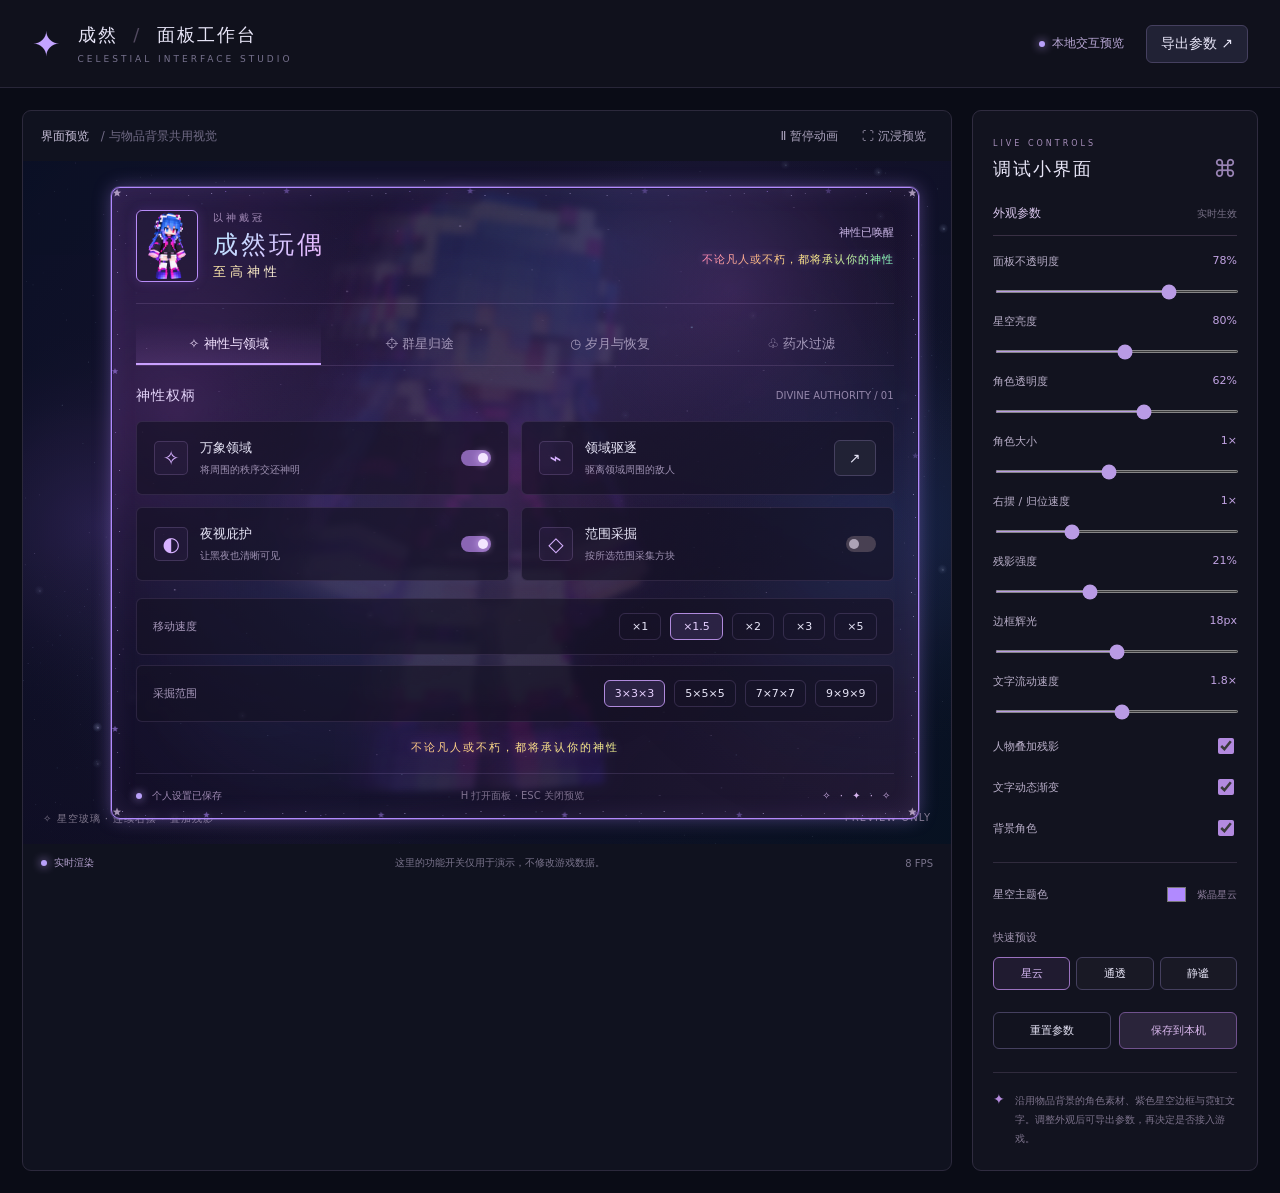
<file: tools/panel-ui-studio/index.html>
<!DOCTYPE html>
<html lang="zh-CN"><head><meta charset="UTF-8"><meta name="viewport" content="width=device-width, initial-scale=1"><title>成然 · 神性面板调试工作台</title><link rel="stylesheet" href="style.css"></head><body>
<header class="topbar"><div class="brand"><span class="brand-star">✦</span><div>成然 <span class="slash">/</span> 面板工作台<small>CELESTIAL INTERFACE STUDIO</small></div></div><div class="top-actions"><span class="preview-badge"><i></i>本地交互预览</span><button id="export">导出参数 ↗</button></div></header>
<main><section class="workspace"><div class="stage-toolbar"><span>界面预览 <span class="subtle">/ 与物品背景共用视觉</span></span><div><button class="plain" id="pause">Ⅱ 暂停动画</button><button class="plain" id="clean">⛶ 沉浸预览</button></div></div><div class="stage" id="stage"><canvas id="universe"></canvas><div class="ambient"></div><div class="character-scene" id="characters"><img class="echo e3" src="character.png" alt=""><img class="echo e2" src="character.png" alt=""><img class="echo e1" src="character.png" alt=""><img class="character" src="character.png" alt="成然玩偶正面"></div>
<div class="game-panel" id="panel"><canvas id="borderstars"></canvas><div class="panel-head"><div class="mini-portrait"><img src="character.png" alt=""></div><div class="panel-title"><div class="eyebrow">以神戴冠</div><h1 class="flow">成然玩偶</h1><p class="divinity">至高神性</p></div><div class="panel-status"><span>神性已唤醒</span><small class="rgb-neon">不论凡人或不朽，都将承认你的神性</small></div></div>
<nav id="tabs" aria-label="面板页面"></nav><div class="panel-content" id="content"></div><div class="panel-footer"><span><i></i> 个人设置已保存</span><small>H 打开面板 · ESC 关闭预览</small><span class="constellation">✧ · ✦ · ✧</span></div></div>
<div class="stage-caption"><span>✧ 星空玻璃 · 连续右摆 · 叠加残影</span><span>PREVIEW ONLY</span></div></div><div class="below-stage"><span><i class="violet-dot"></i>实时渲染</span><span>这里的功能开关仅用于演示，不修改游戏数据。</span><span id="fps">60 FPS</span></div></section>
<aside class="debug"><div class="debug-heading"><div><span class="eyebrow">LIVE CONTROLS</span><h2>调试小界面</h2></div><span class="debug-icon">⌘</span></div><div class="debug-tabs"><span>外观参数</span><small>实时生效</small></div><div id="controls"></div><div class="switch-row"><span>人物叠加残影</span><input id="trail" type="checkbox" checked role="switch"></div><div class="switch-row"><span>文字动态渐变</span><input id="flow" type="checkbox" checked role="switch"></div><div class="switch-row"><span>背景角色</span><input id="showCharacter" type="checkbox" checked role="switch"></div><div class="palette"><label>星空主题色</label><input type="color" id="accent" value="#b18aff"><span>紫晶星云</span></div><div class="presets"><label>快速预设</label><div><button data-preset="nebula" class="selected">星云</button><button data-preset="clear">通透</button><button data-preset="quiet">静谧</button></div></div><div class="debug-buttons"><button id="reset">重置参数</button><button id="save">保存到本机</button></div><div class="note"><span>✦</span><p>沿用物品背景的角色素材、紫色星空边框与霓虹文字。调整外观后可导出参数，再决定是否接入游戏。</p></div></aside></main><div id="toast" role="status"></div><script src="app.js"></script></body></html>
</file>
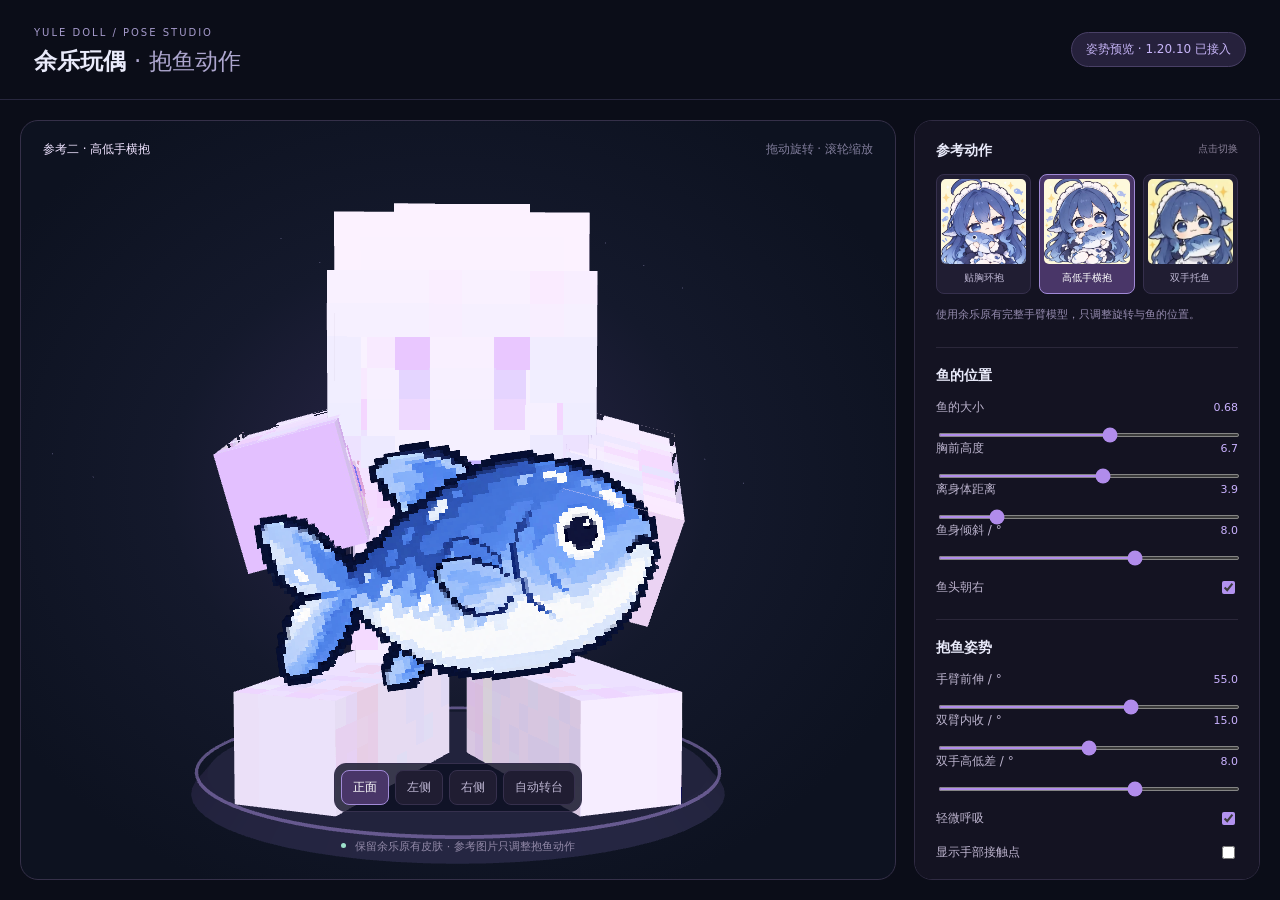
<file: tools/yule-fish-hug-studio/index.html>
<!doctype html><html lang="zh-CN"><head><meta charset="utf-8"><meta name="viewport" content="width=device-width,initial-scale=1"><title>余乐玩偶 · 抱鱼动作工作站</title><link rel="stylesheet" href="style.css"><script type="importmap">{"imports":{"three":"./vendor/three.module.js"}}</script></head><body><header><div><small>YULE DOLL / POSE STUDIO</small><h1>余乐玩偶 <span>· 抱鱼动作</span></h1></div><span class="badge">姿势预览 · 1.20.10 已接入</span></header><main><section class="stage"><div id="viewport"></div><div class="stage-top"><span id="pose-label">参考二 · 高低手横抱</span><span>拖动旋转 · 滚轮缩放</span></div><div class="view-buttons"><button data-view="front" class="active">正面</button><button data-view="left">左侧</button><button data-view="right">右侧</button><button id="rotate">自动转台</button></div><div class="stage-bottom"><i></i><span>保留余乐原有皮肤 · 参考图片只调整抱鱼动作</span></div><div id="loading">正在载入玩偶模型…</div></section><aside><section><h2>参考动作 <small>点击切换</small></h2><div class="presets"><button data-preset="0"><img src="references/pose1.jpg"><b>贴胸环抱</b></button><button data-preset="1" class="active"><img src="references/pose2.jpg"><b>高低手横抱</b></button><button data-preset="2"><img src="references/pose3.jpg"><b>双手托鱼</b></button></div><p class="note">使用余乐原有完整手臂模型，只调整旋转与鱼的位置。</p></section><section><h2>鱼的位置</h2><div id="fish-controls"></div><label class="toggle"><span>鱼头朝右</span><input id="fish-right" type="checkbox" checked></label></section><section><h2>抱鱼姿势</h2><div id="arm-controls"></div><label class="toggle"><span>轻微呼吸</span><input id="breath" type="checkbox" checked></label><label class="toggle"><span>显示手部接触点</span><input id="joints" type="checkbox"></label></section><div class="actions"><button id="reset">恢复当前参考</button><button id="export" class="primary">导出姿势参数</button></div><p class="foot">保留原手臂的形状、比例与贴图，不额外添加手掌或拆分手肘。高低手横抱已用于 1.20.10，后续调参不会实时修改游戏。</p></aside></main><script type="module" src="app.js"></script></body></html>
</file>
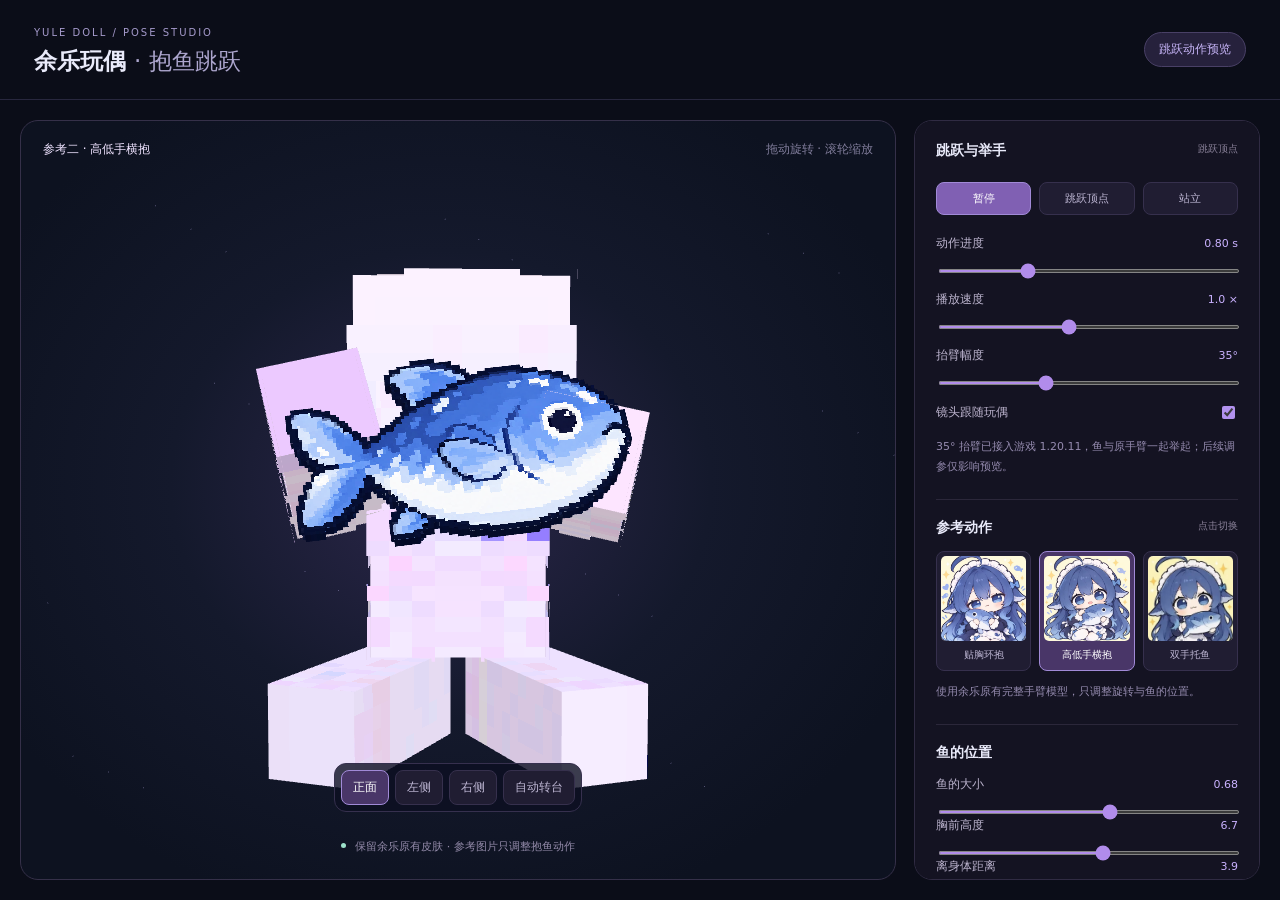
<file: tools/yule-fish-jump-studio/index.html>
<!doctype html><html lang="zh-CN"><head><meta charset="utf-8"><meta name="viewport" content="width=device-width,initial-scale=1"><title>余乐玩偶 · 抱鱼跳跃工作站</title><link rel="stylesheet" href="style.css"><script type="importmap">{"imports":{"three":"./vendor/three.module.js"}}</script></head><body><header><div><small>YULE DOLL / POSE STUDIO</small><h1>余乐玩偶 <span>· 抱鱼跳跃</span></h1></div><span class="badge">跳跃动作预览</span></header><main><section class="stage"><div id="viewport"></div><div class="stage-top"><span id="pose-label">参考二 · 高低手横抱</span><span>拖动旋转 · 滚轮缩放</span></div><div class="view-buttons"><button data-view="front" class="active">正面</button><button data-view="left">左侧</button><button data-view="right">右侧</button><button id="rotate">自动转台</button></div><div class="stage-bottom"><i></i><span>保留余乐原有皮肤 · 参考图片只调整抱鱼动作</span></div><div id="loading">正在载入玩偶模型…</div></section><aside><section><h2>跳跃与举手 <small id="jump-status">准备</small></h2><div class="actions"><button id="play" class="primary">暂停</button><button id="peak">跳跃顶点</button><button id="ground">站立</button></div><label class="control jump-control"><div><span>动作进度</span><output id="phase-value">0.00 s</output></div><input id="timeline" type="range" min="0" max="2.8" step="0.01" value="0"></label><label class="control jump-control"><div><span>播放速度</span><output id="speed-value">1.0 ×</output></div><input id="play-speed" type="range" min="0.25" max="2" step="0.05" value="1"></label><label class="control jump-control"><div><span>抬臂幅度</span><output id="raise-value">35°</output></div><input id="raise-angle" type="range" min="0" max="100" step="1" value="35"></label><label class="toggle"><span>镜头跟随玩偶</span><input id="follow" type="checkbox" checked></label><p class="note">35° 抬臂已接入游戏 1.20.11，鱼与原手臂一起举起；后续调参仅影响预览。</p></section><section><h2>参考动作 <small>点击切换</small></h2><div class="presets"><button data-preset="0"><img src="references/pose1.jpg"><b>贴胸环抱</b></button><button data-preset="1" class="active"><img src="references/pose2.jpg"><b>高低手横抱</b></button><button data-preset="2"><img src="references/pose3.jpg"><b>双手托鱼</b></button></div><p class="note">使用余乐原有完整手臂模型，只调整旋转与鱼的位置。</p></section><section><h2>鱼的位置</h2><div id="fish-controls"></div><label class="toggle"><span>鱼头朝右</span><input id="fish-right" type="checkbox" checked></label></section><section><h2>抱鱼姿势</h2><div id="arm-controls"></div><label class="toggle"><span>轻微呼吸</span><input id="breath" type="checkbox" checked></label><label class="toggle"><span>显示手部接触点</span><input id="joints" type="checkbox"></label></section><div class="actions"><button id="reset">恢复当前参考</button><button id="export" class="primary">导出姿势参数</button></div><p class="foot">保留原手臂的形状、比例与贴图，不额外添加手掌或拆分手肘。高低手横抱已用于 1.20.10，后续调参不会实时修改游戏。</p></aside></main><script type="module" src="app.js"></script></body></html>
</file>
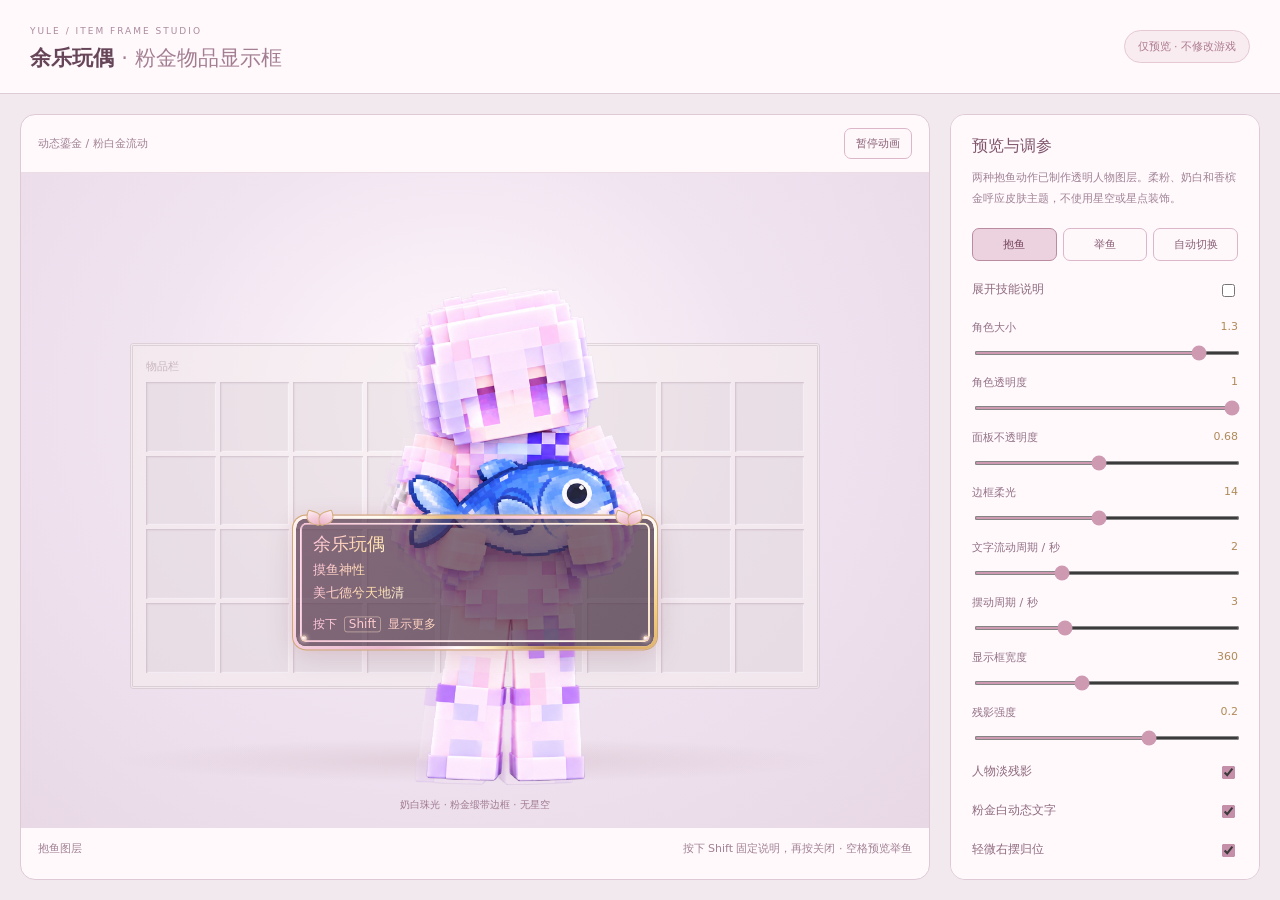
<file: tools/yule-item-frame-studio/index.html>
<!doctype html><html lang="zh-CN"><meta charset="utf-8"><meta name="viewport" content="width=device-width,initial-scale=1"><title>余乐玩偶 · 粉金物品框工作站</title><link rel="stylesheet" href="style.css">
<header><div><small>YULE / ITEM FRAME STUDIO</small><h1>余乐玩偶 <span>· 粉金物品显示框</span></h1></div><span class="badge">仅预览 · 不修改游戏</span></header>
<main><section class="workspace"><div class="bar"><span>动态鎏金 / 粉白金流动</span><button id="pause">暂停动画</button></div><div class="stage" id="stage"><div class="inventory"><div class="inventory-label">物品栏</div><div class="slots" id="slots"></div></div><div class="artwork" id="artwork"><div class="echo back sprite"></div><div class="layer holding sprite" role="img" aria-label="透明抱鱼人物"></div><div class="layer raised sprite" role="img" aria-label="透明举鱼人物"></div></div>
<article class="tooltip" id="tooltip"><div class="ribbon r1"></div><div class="ribbon r2"></div><div class="pearl p1"></div><div class="pearl p2"></div><div class="tip-head"><div><h2 class="flow">余乐玩偶</h2><div class="divinity flow">摸鱼神性</div><div class="yule-lore flow">美七德兮天地清</div></div></div><div id="details" class="details"></div><div class="hint flow" id="hint">按下 <kbd>Shift</kbd> 显示更多</div></article><div class="stage-note">奶白珠光 · 粉金缎带边框 · 无星空</div></div><footer><span id="mode-status">抱鱼图层</span><span>按下 Shift 固定说明，再按关闭 · 空格预览举鱼</span></footer></section>
<aside><h2>预览与调参</h2><p class="intro">两种抱鱼动作已制作透明人物图层。柔粉、奶白和香槟金呼应皮肤主题，不使用星空或星点装饰。</p><div class="buttons"><button class="selected" data-pose="holding">抱鱼</button><button data-pose="raised">举鱼</button><button data-pose="auto">自动切换</button></div><label class="toggle">展开技能说明<input id="expanded" type="checkbox"></label><div id="controls"></div><label class="toggle">人物淡残影<input id="echo" type="checkbox" checked></label><label class="toggle">粉金白动态文字<input id="flow" type="checkbox" checked></label><label class="toggle">轻微右摆归位<input id="sway" type="checkbox" checked></label><div class="palette"><i style="background:#ffb9d4"></i><i style="background:#e8c88e"></i><i style="background:#fff8f4"></i><span>粉 / 金 / 白</span></div><div class="buttons"><button id="reset">恢复默认</button><button id="export">导出参数</button></div><p class="note">边框：粉白金动态鎏金、缎带结角与珠光圆点。人物独立置于面板后方，支持动作切换、淡入淡出和摆动。</p></aside></main><script src="app.js"></script></html>
</file>
<file: tools/panel-ui-studio/style.css>
*{box-sizing:border-box} :root{--accent:#b18aff;--panel-opacity:.78;--star-bright:1;--character-opacity:.76;--character-scale:1;--sway-duration:3s;--trail-opacity:.21;--text-duration:2.4s;--border-glow:18px;color-scheme:dark}body{margin:0;background:#0a0c16;color:#e8e6f8;font:14px "Microsoft YaHei",system-ui,sans-serif}button,input{font:inherit}button{cursor:pointer;color:inherit;background:#212235;border:1px solid #45405f;border-radius:6px;padding:9px 14px;transition:background .2s,border-color .2s}button:hover{background:#343046;border-color:var(--accent)}button:focus-visible,input:focus-visible{outline:2px solid #ddcaff;outline-offset:3px}.topbar{height:88px;border-bottom:1px solid #282638;display:flex;align-items:center;justify-content:space-between;padding:0 32px;background:#10111c}.brand{display:flex;gap:15px;align-items:center;font-size:18px;letter-spacing:2px}.brand-star{font-size:34px;color:#c3a4ff}.brand small{display:block;font-size:9px;letter-spacing:3px;color:#77728e;margin-top:7px}.slash{color:#51495f;padding:0 8px}.top-actions{display:flex;align-items:center;gap:22px}.preview-badge{font-size:12px;color:#b9a8d6}.preview-badge i,.below-stage i,.panel-footer i{display:inline-block;width:6px;height:6px;border-radius:50%;background:#b9a1fa;margin-right:7px;box-shadow:0 0 10px #c5a3ff}main{display:grid;grid-template-columns:minmax(0,1fr) 286px;gap:20px;padding:22px;max-width:1800px;margin:auto}.workspace{min-width:0;border:1px solid #2c293c;background:#10121f;border-radius:9px;overflow:hidden}.stage-toolbar{height:50px;display:flex;align-items:center;justify-content:space-between;padding:0 18px;font-size:12px;color:#c7bfd8}.subtle{color:#716b86;margin-left:8px}.stage-toolbar>div{display:flex;gap:10px}.plain{border:0;background:none;padding:7px;color:#aaa2bc;font-size:12px}.stage{height:calc(100vh - 217px);min-height:650px;position:relative;overflow:hidden;isolation:isolate;background:radial-gradient(ellipse at 35% 30%,#27213f,#11182c 50%,#0a111e);display:flex;align-items:center;justify-content:center}.stage>canvas{position:absolute;inset:0;width:100%;height:100%;opacity:var(--star-bright)}.ambient{position:absolute;inset:0;background:radial-gradient(ellipse at 70% 30%,#69429f1c,transparent 50%),linear-gradient(0deg,#08101a80,transparent 40%);pointer-events:none}.character-scene{position:absolute;height:93%;width:70%;left:-9%;top:2%;opacity:var(--character-opacity);transform:scale(var(--character-scale));transform-origin:50% 70%;pointer-events:none}.character-scene img{position:absolute;height:100%;max-width:none;left:50%;transform-origin:50% 92%;mix-blend-mode:screen;animation:sway var(--sway-duration) ease-in-out infinite;filter:drop-shadow(0 0 9px #915cff66)}.character-scene .echo{opacity:var(--trail-opacity);filter:hue-rotate(16deg) blur(.5px)}.e1{margin-left:-13px;animation-delay:-.2s!important}.e2{margin-left:-27px;animation-delay:-.4s!important}.e3{margin-left:-42px;animation-delay:-.6s!important}@keyframes sway{0%,100%{transform:translateX(-50%) rotate(0)}50%{transform:translateX(calc(-50% + 12px)) rotate(4deg)}}
.game-panel{position:relative;width:87%;max-width:970px;min-height:550px;margin-left:6%;border:1px solid #c4a3f5aa;border-radius:9px;padding:22px 24px 0;background:linear-gradient(125deg,rgba(24,16,44,var(--panel-opacity)),rgba(16,16,35,var(--panel-opacity)));box-shadow:0 0 var(--border-glow) #b16ee656,inset 0 0 26px #9561ba21;backdrop-filter:blur(3px);z-index:1}.game-panel:before{content:"";position:absolute;inset:-2px;border-radius:10px;border:1px solid #b291f14d;pointer-events:none;background:radial-gradient(ellipse at 0 0,#b078ff20,transparent 40%),radial-gradient(ellipse at 100% 100%,#d772d21a,transparent 50%)}#borderstars{position:absolute;inset:0;width:100%;height:100%;pointer-events:none;border-radius:9px}.panel-head{display:flex;align-items:center;gap:15px;position:relative;padding-bottom:21px;border-bottom:1px solid #a084c236}.mini-portrait{width:62px;height:72px;border:1px solid #b98df8;border-radius:6px;box-shadow:0 0 12px #b177ff2e;overflow:hidden;background:#231a37aa;flex-shrink:0}.mini-portrait img{height:100%;display:block;margin:auto}.eyebrow{font-size:10px;color:#a58db9;letter-spacing:3px}.panel-title h1{font-size:25px;margin:3px 0 2px;letter-spacing:3px;font-weight:500}.divinity{color:#ffe6ad;font-size:13px;margin:0;letter-spacing:4px;background:linear-gradient(115deg,#ffe8a3,#fff7f2,#ff989f,#ffe8a3);background-size:250%;background-clip:text;-webkit-text-fill-color:transparent;animation:flow var(--text-duration) linear infinite}.flow{background:linear-gradient(120deg,#b9e6ff,#e0bbff,#ffb0e6,#b9e6ff);background-size:260%;background-clip:text;-webkit-text-fill-color:transparent;animation:flow var(--text-duration) linear infinite}@keyframes flow{to{background-position:260% 120%}}.panel-status{margin-left:auto;text-align:right}.panel-status>span{display:block;font-size:11px;color:#c9b5e5;margin-bottom:10px}.panel-status small{font-size:11px;color:#b9a3d6;letter-spacing:1px}nav{display:flex;gap:6px;margin:19px 0 21px;position:relative;border-bottom:1px solid #a581ba33}nav button{flex:1;background:transparent;border:0;border-radius:0;padding:12px 5px;color:#a498b9;font-size:13px;white-space:nowrap}nav button.active{color:#f2e2ff;background:linear-gradient(0deg,#aa73d529,transparent);box-shadow:inset 0 -2px #c9a0ff}nav button:hover{background:#ffffff08}.panel-content{position:relative;min-height:300px}.section-line{display:flex;align-items:center;justify-content:space-between;margin-bottom:16px}.section-line h3{font-size:14px;letter-spacing:1px;font-weight:400;margin:0;color:#e5d6fb}.section-line small{font-size:10px;color:#9587ab}.cards{display:grid;grid-template-columns:1fr 1fr;gap:12px}.feature{border:1px solid #a080c12b;background:#17132466;border-radius:6px;padding:17px;display:flex;gap:12px;align-items:center;transition:background .2s}.feature:hover{background:#a27bcd16;border-color:#a080c180}.feature-icon{width:34px;height:34px;border:1px solid #a589c440;display:grid;place-items:center;color:#d6b0ff;font-size:20px;background:#7955a217;border-radius:5px}.feature-text{flex:1}.feature h4{font-size:13px;font-weight:400;margin:0 0 6px}.feature p{margin:0;font-size:10px;color:#9e91b2}.toggle{width:30px;height:16px;position:relative;display:inline-block}.toggle input{position:absolute;opacity:0}.toggle b{display:block;background:#484052;width:100%;height:100%;border-radius:15px;transition:.2s}.toggle b:before{content:"";position:absolute;top:3px;left:3px;width:10px;height:10px;background:#ada3b6;border-radius:100%;transition:.2s}.toggle input:checked+b{background:#8a65b4}.toggle input:checked+b:before{left:17px;background:#f3e5ff;box-shadow:0 0 8px #dcb4ff}.toggle:has(input:focus-visible){outline:2px solid #c7a3f0;outline-offset:4px}.speed-box{margin-top:17px;padding:14px 16px;border:1px solid #a080c12b;border-radius:6px;background:#17132444;display:flex;align-items:center;gap:9px}.speed-box span{font-size:11px;color:#a899bb;margin-right:auto}.speed-box button{padding:6px 12px;font-size:11px;background:transparent;border-color:#a080c13b}.speed-box button.active{border-color:#b08add;background:#aa7de526;color:#e6d0ff}.lore{text-align:center;color:#c4a7db;font-size:11px;letter-spacing:2px;margin:25px 0 22px}.panel-footer{position:relative;border-top:1px solid #a084c230;margin-top:18px;padding:15px 0;display:flex;align-items:center;justify-content:space-between;font-size:10px;color:#9c87b0}.panel-footer small{font-size:10px;color:#7f718f}.constellation{color:#d7b6ef;letter-spacing:3px}.stage-caption{position:absolute;bottom:18px;left:20px;right:20px;display:flex;justify-content:space-between;font-size:10px;color:#81798e;letter-spacing:1px}.below-stage{display:flex;align-items:center;justify-content:space-between;gap:12px;padding:12px 18px;font-size:10px;color:#79738b}.below-stage>span:first-child{color:#b3a0cd}.debug{border:1px solid #302c40;border-radius:9px;background:#12131f;padding:22px 20px;align-self:start}.debug-heading{display:flex;justify-content:space-between;align-items:center}.debug-heading h2{font-size:18px;font-weight:500;letter-spacing:2px;margin:8px 0 24px}.debug-heading .eyebrow{font-size:8px}.debug-icon{color:#9984b4;font-size:24px}.debug-tabs{display:flex;align-items:center;justify-content:space-between;border-bottom:1px solid #393044;padding-bottom:13px;margin-bottom:18px;font-size:12px;color:#d8c5eb}.debug-tabs small{font-size:10px;color:#777086}.control{margin:18px 0}.control label{display:flex;justify-content:space-between;font-size:11px;color:#b8aec8;margin-bottom:11px}.control output{color:#c1a3e2;font-variant-numeric:tabular-nums}input[type=range]{width:100%;height:3px;accent-color:#b99be5;cursor:pointer}.switch-row{display:flex;justify-content:space-between;align-items:center;margin:19px 0;font-size:11px;color:#b8aec8}.switch-row input{accent-color:#b38adf;width:16px;height:16px}.palette{border-top:1px solid #302b3d;margin-top:23px;padding-top:20px;display:flex;gap:9px;align-items:center;font-size:11px}.palette label{margin-right:auto;color:#b8aec8}.palette input{width:23px;height:23px;padding:0;border:0;background:none}.palette span{font-size:10px;color:#8f7f9e}.presets{margin-top:22px}.presets>label{font-size:11px;color:#9d91ac}.presets>div{display:flex;gap:6px;margin-top:12px}.presets button{flex:1;font-size:11px;padding:8px 5px;background:#191925}.presets button.selected{border-color:#9a72bf;color:#d8b9f6;background:#7d4eaa20}.debug-buttons{display:flex;gap:8px;margin-top:22px}.debug-buttons button{font-size:11px;flex:1;padding:10px 3px;background:transparent}.debug-buttons button:last-child{background:#a57ac629;color:#dbb9ef;border-color:#70528d}.note{border-top:1px solid #302b3d;padding-top:18px;margin-top:23px;display:flex;gap:10px}.note span{color:#b58bdd}.note p{font-size:10px;color:#7c728b;line-height:1.9;margin:0}#toast{display:none;position:fixed;bottom:25px;left:50%;transform:translateX(-50%);background:#2b2240;color:#e9d7ff;border:1px solid #9270b5;padding:12px 22px;border-radius:8px;z-index:10;font-size:12px}.potion-search{display:flex;gap:12px;margin-bottom:14px}.potion-search input{flex:1;min-width:0;background:#120f20a0;border:1px solid #86729966;color:#eee2ff;padding:10px 12px;border-radius:5px;font:12px inherit;outline-color:#b798d9}.potion-search span{align-self:center;color:#917eaa;font-size:10px}.potion-list{display:grid;grid-template-columns:1fr 1fr;gap:8px}.potion-row{display:flex;align-items:center;gap:10px;padding:10px 12px;background:#19142b66;border:1px solid #a080c12b;border-radius:5px}.potion-symbol{font-size:17px;color:var(--potion-color);width:25px;text-align:center}.potion-row .feature-text>span{display:block;font-size:12px}.potion-row small{display:block;font-size:9px;color:#857594;margin-top:4px}.potion-meta{margin-top:12px;display:flex;justify-content:space-between;align-items:center;font-size:10px;color:#9b87ad}.potion-meta button{padding:5px 10px;font-size:10px;background:transparent}.paused *,.paused *:before{animation-play-state:paused!important}.no-flow .flow,.no-flow .divinity{animation:none}.immersive main{display:block;padding:0}.immersive .debug,.immersive .topbar,.immersive .stage-toolbar,.immersive .below-stage{display:none}.immersive .stage{height:100vh}.immersive .game-panel{max-width:1000px} @media(min-width:1500px){.game-panel{padding:26px 30px 0;min-height:585px}.panel-content{min-height:325px}.feature{padding:22px}}@media(max-width:1100px){main{grid-template-columns:1fr 250px;padding:14px;gap:14px}.debug{padding:18px 15px}.game-panel{width:93%;margin-left:0;padding:18px 16px 0}.panel-status small{max-width:145px;display:block;line-height:1.7}.stage-toolbar .subtle{display:none}.feature{padding:13px 10px;gap:8px}.speed-box button{padding:5px 8px}}@media(max-width:850px){main{display:flex;flex-direction:column}.debug{width:100%;display:block}.stage{height:760px}.topbar{padding:0 18px}.preview-badge{display:none}.debug #controls{display:grid;grid-template-columns:1fr 1fr;gap:0 22px}.game-panel{width:93%;max-width:730px}.brand{font-size:16px}}@media(max-width:540px){.stage{height:900px;min-height:900px}.game-panel{padding:14px 12px 0;min-height:740px}.cards,.potion-list{grid-template-columns:1fr}.panel-status{display:none}.feature{padding:13px}.panel-head{padding-bottom:14px}.panel-content{min-height:485px}nav button{font-size:11px}.speed-box{flex-wrap:wrap}.panel-footer small{display:none}.stage-caption{font-size:8px}.below-stage>span:nth-child(2){display:none}.top-actions button{font-size:11px;padding:8px}.panel-title h1{font-size:22px}}

.game-panel{border-color:var(--accent);box-shadow:0 0 var(--border-glow) color-mix(in srgb,var(--accent) 36%,transparent),inset 0 0 26px color-mix(in srgb,var(--accent) 12%,transparent)}

/* Seamless moving RGB neon for the divine declaration. */
.rgb-neon{color:#e8faff!important;background:repeating-linear-gradient(125deg,#ff85b8 0%,#ffbc83 12.5%,#fff28c 25%,#91ffb3 37.5%,#83f8ff 50%,#9da9ff 62.5%,#e49aff 75%,#ff85b8 100%);background-size:240% 240%;background-clip:text;-webkit-background-clip:text;-webkit-text-fill-color:transparent;animation:rgb-neon-flow var(--text-duration,2.4s) linear infinite;filter:drop-shadow(0 0 4px #c693ff55)}
@keyframes rgb-neon-flow{from{background-position:0% 0%}to{background-position:171.4286% 171.4286%}}
.no-flow .rgb-neon{animation-play-state:paused}

.mining-box{margin-top:10px}.mining-box button{padding:6px 10px;font-variant-numeric:tabular-nums}.mining-box + .lore{margin-top:18px;margin-bottom:18px}

/* Nebula sky remains visible around the translucent panel. */
.ambient{background:linear-gradient(0deg,#070c1838,transparent 45%);pointer-events:none}

/* Separate animated star layer inside the glass panel, under controls and text. */
.game-panel #borderstars{z-index:0}.game-panel nav,.game-panel .panel-head,.game-panel .panel-content,.game-panel .panel-footer{z-index:1}.feature,.speed-box,.potion-row{background-color:#151124a6}
</file>
<file: tools/yule-fish-hug-studio/style.css>
*{box-sizing:border-box}body{margin:0;background:#0b0d18;color:#e9eafa;font:14px "Microsoft YaHei",system-ui,sans-serif}header{height:100px;padding:24px 34px;display:flex;align-items:center;justify-content:space-between;border-bottom:1px solid #28273e}small{font-size:10px;letter-spacing:2px;color:#a59acb}h1{font-size:23px;margin:7px 0 0}h1 span{font-weight:400;color:#ada6ce}.badge{font-size:12px;background:#26213c;border:1px solid #494066;color:#c7b5f8;padding:8px 14px;border-radius:20px}main{display:grid;grid-template-columns:minmax(420px,1fr) 346px;gap:18px;padding:20px;max-width:1700px;margin:auto}.stage{position:relative;min-height:690px;height:calc(100vh - 140px);border:1px solid #353049;border-radius:18px;overflow:hidden;background:radial-gradient(ellipse at 48% 48%,#2c274b 0%,#14192c 42%,#0d1220 80%)}#viewport{height:100%;width:100%}canvas{display:block}.stage-top{position:absolute;inset:20px 22px auto;display:flex;justify-content:space-between;gap:20px;color:#cdc6e6;font-size:12px;pointer-events:none}.stage-top span:first-child{color:#efe3ff}.stage-top span:last-child{color:#817d9b}.view-buttons{position:absolute;bottom:67px;left:50%;transform:translateX(-50%);display:flex;gap:6px;white-space:nowrap;background:#0d1022cc;border:1px solid #36304e;border-radius:12px;padding:6px}.stage-bottom{position:absolute;bottom:25px;left:0;right:0;text-align:center;font-size:11px;color:#938aa9}.stage-bottom i{display:inline-block;background:#9ee2cb;width:5px;height:5px;border-radius:50%;margin:0 9px 2px 0}aside{background:#141322;border:1px solid #302b43;border-radius:18px;padding:21px;max-height:calc(100vh - 140px);overflow:auto}section+section{margin-top:22px;padding-top:19px;border-top:1px solid #2b273a}h2{font-size:14px;margin:0 0 14px;display:flex;justify-content:space-between}h2 small{font-size:10px;letter-spacing:0;color:#898098;font-weight:400}button{border:1px solid #36304d;color:#bdb6d3;background:#201d32;border-radius:8px;padding:8px 11px;font:inherit;font-size:12px;cursor:pointer}button:hover{border-color:#9a7ad8;color:#fff}button.active{background:#493668;border-color:#a18ad7;color:#fff}.presets{display:grid;grid-template-columns:repeat(3,1fr);gap:8px}.presets button{padding:4px;overflow:hidden}.presets img{display:block;width:100%;aspect-ratio:1;object-fit:cover;border-radius:5px}.presets b{font-size:10px;display:block;padding:7px 0 4px;font-weight:400}.note,.foot{font-size:11px;line-height:1.8;color:#958baf}.control{margin-bottom:14px}.control>div{display:flex;justify-content:space-between;align-items:center;margin-bottom:8px;font-size:12px;color:#bcb4ce}.control output{font-variant-numeric:tabular-nums;color:#cab2ff;font-size:11px}input[type=range]{width:100%;height:4px;accent-color:#b18ceb;cursor:pointer}.toggle{font-size:12px;display:flex;justify-content:space-between;align-items:center;margin:15px 0;color:#bdb4ce}input[type=checkbox]{accent-color:#b292ef}.actions{display:flex;gap:8px;margin-top:22px}.actions button{flex:1;font-size:11px}.primary{background:#8060b3;border-color:#a18ad7;color:white}.foot{font-size:10px;margin-top:17px;color:#756e89}#loading{position:absolute;top:45%;width:100%;text-align:center;color:#c4b9e0;pointer-events:none}@media(max-width:900px){main{grid-template-columns:1fr}.stage{height:calc(100dvh - 145px);min-height:440px}aside{max-height:none}.badge{display:none}header{padding:20px}h1{font-size:20px}}@media(max-width:900px){header{height:80px}main{height:calc(100dvh - 80px);display:grid;grid-template-columns:1fr;grid-template-rows:minmax(250px,1.55fr) minmax(175px,1fr);padding:12px;gap:12px}.stage{height:auto;min-height:0}aside{min-height:0;max-height:none;padding:16px}.presets img{height:72px;aspect-ratio:auto;object-fit:cover}.presets b{padding:5px 0 3px}.stage-top{inset:13px 14px auto;font-size:10px}.stage-bottom{font-size:9px;bottom:13px}.view-buttons{bottom:38px}.view-buttons button{padding:6px 9px;font-size:10px}.stage-top span:last-child{display:none}}
</file>
<file: tools/yule-fish-jump-studio/style.css>
*{box-sizing:border-box}body{margin:0;background:#0b0d18;color:#e9eafa;font:14px "Microsoft YaHei",system-ui,sans-serif}header{height:100px;padding:24px 34px;display:flex;align-items:center;justify-content:space-between;border-bottom:1px solid #28273e}small{font-size:10px;letter-spacing:2px;color:#a59acb}h1{font-size:23px;margin:7px 0 0}h1 span{font-weight:400;color:#ada6ce}.badge{font-size:12px;background:#26213c;border:1px solid #494066;color:#c7b5f8;padding:8px 14px;border-radius:20px}main{display:grid;grid-template-columns:minmax(420px,1fr) 346px;gap:18px;padding:20px;max-width:1700px;margin:auto}.stage{position:relative;min-height:690px;height:calc(100vh - 140px);border:1px solid #353049;border-radius:18px;overflow:hidden;background:radial-gradient(ellipse at 48% 48%,#2c274b 0%,#14192c 42%,#0d1220 80%)}#viewport{height:100%;width:100%}canvas{display:block}.stage-top{position:absolute;inset:20px 22px auto;display:flex;justify-content:space-between;gap:20px;color:#cdc6e6;font-size:12px;pointer-events:none}.stage-top span:first-child{color:#efe3ff}.stage-top span:last-child{color:#817d9b}.view-buttons{position:absolute;bottom:67px;left:50%;transform:translateX(-50%);display:flex;gap:6px;white-space:nowrap;background:#0d1022cc;border:1px solid #36304e;border-radius:12px;padding:6px}.stage-bottom{position:absolute;bottom:25px;left:0;right:0;text-align:center;font-size:11px;color:#938aa9}.stage-bottom i{display:inline-block;background:#9ee2cb;width:5px;height:5px;border-radius:50%;margin:0 9px 2px 0}aside{background:#141322;border:1px solid #302b43;border-radius:18px;padding:21px;max-height:calc(100vh - 140px);overflow:auto}section+section{margin-top:22px;padding-top:19px;border-top:1px solid #2b273a}h2{font-size:14px;margin:0 0 14px;display:flex;justify-content:space-between}h2 small{font-size:10px;letter-spacing:0;color:#898098;font-weight:400}button{border:1px solid #36304d;color:#bdb6d3;background:#201d32;border-radius:8px;padding:8px 11px;font:inherit;font-size:12px;cursor:pointer}button:hover{border-color:#9a7ad8;color:#fff}button.active{background:#493668;border-color:#a18ad7;color:#fff}.presets{display:grid;grid-template-columns:repeat(3,1fr);gap:8px}.presets button{padding:4px;overflow:hidden}.presets img{display:block;width:100%;aspect-ratio:1;object-fit:cover;border-radius:5px}.presets b{font-size:10px;display:block;padding:7px 0 4px;font-weight:400}.note,.foot{font-size:11px;line-height:1.8;color:#958baf}.control{margin-bottom:14px}.control>div{display:flex;justify-content:space-between;align-items:center;margin-bottom:8px;font-size:12px;color:#bcb4ce}.control output{font-variant-numeric:tabular-nums;color:#cab2ff;font-size:11px}input[type=range]{width:100%;height:4px;accent-color:#b18ceb;cursor:pointer}.toggle{font-size:12px;display:flex;justify-content:space-between;align-items:center;margin:15px 0;color:#bdb4ce}input[type=checkbox]{accent-color:#b292ef}.actions{display:flex;gap:8px;margin-top:22px}.actions button{flex:1;font-size:11px}.primary{background:#8060b3;border-color:#a18ad7;color:white}.foot{font-size:10px;margin-top:17px;color:#756e89}#loading{position:absolute;top:45%;width:100%;text-align:center;color:#c4b9e0;pointer-events:none}@media(max-width:900px){main{grid-template-columns:1fr}.stage{height:calc(100dvh - 145px);min-height:440px}aside{max-height:none}.badge{display:none}header{padding:20px}h1{font-size:20px}}@media(max-width:900px){header{height:80px}main{height:calc(100dvh - 80px);display:grid;grid-template-columns:1fr;grid-template-rows:minmax(250px,1.55fr) minmax(175px,1fr);padding:12px;gap:12px}.stage{height:auto;min-height:0}aside{min-height:0;max-height:none;padding:16px}.presets img{height:72px;aspect-ratio:auto;object-fit:cover}.presets b{padding:5px 0 3px}.stage-top{inset:13px 14px auto;font-size:10px}.stage-bottom{font-size:9px;bottom:13px}.view-buttons{bottom:38px}.view-buttons button{padding:6px 9px;font-size:10px}.stage-top span:last-child{display:none}}

.jump-control{display:block;margin-top:15px}.jump-control:first-of-type{margin-top:20px}
</file>
<file: tools/yule-item-frame-studio/style.css>
:root{--art-size:1;--art-opacity:1;--panel-opacity:.94;--glow:14px;--text-speed:2s;--sway-speed:3s;--trail:.12;--card-width:360px}*{box-sizing:border-box}body{margin:0;background:#f2e9ef;color:#665367;font:13px 'Microsoft YaHei',system-ui,sans-serif}header{height:94px;padding:22px 30px;display:flex;align-items:center;justify-content:space-between;border-bottom:1px solid #dbccd5;background:#fff9fb}small{font-size:9px;letter-spacing:2px;color:#aa8b9d}h1{margin:7px 0 0;font-size:21px;color:#674559}h1 span{font-weight:400;color:#a37e92}.badge{background:#f9ecf1;border:1px solid #e5c8d4;padding:8px 13px;border-radius:20px;font-size:11px;color:#ac7a8e}main{display:grid;grid-template-columns:minmax(410px,1fr) 310px;gap:20px;padding:20px;max-width:1500px;margin:auto}.workspace,aside{border:1px solid #dec9d4;border-radius:15px;overflow:hidden;background:#fff9fc}.bar,footer{padding:13px 17px;display:flex;justify-content:space-between;align-items:center;color:#a18192;font-size:11px}.bar{border-bottom:1px solid #ecdde5}.stage{position:relative;isolation:isolate;min-height:590px;height:calc(100vh - 245px);overflow:hidden;background:radial-gradient(ellipse at 48% 35%,#fff9fc 0%,#f1e4f1 45%,#e8d8e6 100%)}.stage:after{content:'';position:absolute;left:10%;right:10%;bottom:45px;height:45px;background:radial-gradient(ellipse,#c7acb65c,transparent 70%);z-index:-1}.inventory{position:absolute;width:76%;left:12%;top:26%;opacity:.55;padding:13px;border:3px double #cec1c4;border-radius:3px;background:#f5eeee}.inventory-label{font-size:11px;color:#aa9297;margin-bottom:8px}.slots{display:grid;grid-template-columns:repeat(9,1fr);gap:4px}.slots span{aspect-ratio:1;background:#e3dadd;box-shadow:inset 1px 1px 2px #b5a1ac,inset -1px -1px 1px white}.artwork{position:absolute;left:50%;bottom:40px;width:280px;height:460px;transform:translateX(-50%) scale(var(--art-size));transform-origin:50% 85%;opacity:var(--art-opacity);animation:sway var(--sway-speed) ease-in-out infinite}.layer,.echo{position:absolute;inset:0;width:100%;height:100%;object-fit:contain;object-position:center;image-rendering:auto;mask-image:linear-gradient(to bottom,#000 0%,#000 83%,transparent 99%);transition:opacity .45s,transform .45s;filter:drop-shadow(0 4px 8px #b18bad35)}.holding{opacity:1}.layer.raised{opacity:0;transform:translateY(8px)}body.raised .holding{opacity:0;transform:translateY(8px)}body.raised .layer.raised{opacity:1;transform:translateY(0)}.echo{opacity:var(--trail);transform:translate(-9px,3px);filter:blur(1px);animation:echo 2.8s ease-in-out infinite}.tooltip{position:absolute;left:50%;top:54%;width:min(var(--card-width),88%);transform:translate(-50%,-2%);border:1px solid #f9e5d9;border-radius:11px;padding:14px 17px 13px;background:linear-gradient(125deg,rgba(82,48,70,var(--panel-opacity)),rgba(57,36,54,var(--panel-opacity)));box-shadow:0 0 0 2px #e5b7c9,0 0 0 3px #cfa970,0 0 var(--glow) #f2b2c66e,0 9px 30px #7b536b33;color:#fff4f8}.tooltip:before{content:'';position:absolute;inset:4px;border:1px solid #e4c19789;border-radius:7px;pointer-events:none}.tooltip:after{content:'';position:absolute;top:2px;left:10px;right:10px;height:1px;background:linear-gradient(90deg,transparent,#fff4db,transparent)}.tip-head{display:flex;gap:12px;align-items:center}.icon{width:47px;height:53px;flex:none;border:1px solid #eac9c0;border-radius:7px;overflow:hidden;background:#f4deee;box-shadow:inset 0 0 9px #fff3e9}.icon img{width:100%;height:100%;object-fit:cover;object-position:center 35%}h2{font-size:18px;margin:0 0 5px;font-weight:400}.divinity{font-size:13px}.flow{background:linear-gradient(135deg,#ffc4de 0%,#ffdeaa 20%,#ffffff 38%,#ffd1e5 56%,#eac387 75%,#ffffff 89%,#ffc4de 100%);background-size:300% 300%;background-clip:text;-webkit-background-clip:text;color:transparent;animation:flow var(--text-speed) linear infinite}.hint{font-size:12px;margin-top:12px}kbd{font:inherit;border:1px solid #e9cdbb88;border-radius:3px;padding:0 4px;margin:0 3px}.details{display:none;max-height:260px;overflow:auto;margin-top:12px;padding-right:6px;font-size:12px;line-height:1.8;scrollbar-width:thin;scrollbar-color:#d5a9bd transparent}.details.visible{display:block;border-top:1px solid #e7b9cc66;padding-top:9px}.virtue{margin-bottom:10px}.virtue h3{font-size:13px;font-weight:400;margin:0 0 2px}.virtue p{margin:0}.pearl{position:absolute;width:6px;height:6px;background:radial-gradient(circle at 30% 25%,white,#e6bcc5);border:1px solid #f5d6b1;border-radius:50%;box-shadow:0 0 4px #ffe1de}.p1{bottom:5px;left:5px}.p2{bottom:5px;right:5px}.ribbon{position:absolute;top:-7px;width:29px;height:13px;z-index:2}.r1{left:10px}.r2{right:10px}.ribbon:before,.ribbon:after{content:'';position:absolute;width:14px;height:11px;border:1px solid #d5ae7a;background:linear-gradient(145deg,#ffeef3,#eaaec4);border-radius:2px 8px 3px 8px;transform:rotate(17deg)}.ribbon:after{left:12px;transform:rotate(-17deg) scaleX(-1)}.stage-note{position:absolute;bottom:16px;text-align:center;width:100%;font-size:10px;color:#a07a90}button{font:inherit;font-size:11px;color:#8a6076;background:#fff8fb;border:1px solid #dcb6c9;border-radius:7px;padding:7px 11px;cursor:pointer}button:hover,button.selected{background:#ecd2df;border-color:#bb8c9f;color:#75465f}aside{padding:21px;max-height:calc(100vh - 134px);overflow:auto}aside h2{font-size:16px;color:#80566c}.intro,.note{font-size:11px;line-height:1.9;color:#a08294}.buttons{display:flex;gap:6px;margin:18px 0}.buttons button{flex:1;padding:8px 4px}.toggle{display:flex;justify-content:space-between;margin:20px 0;font-size:12px;color:#8e6a7d}.toggle input{accent-color:#c58fa9}.control{display:block;margin:17px 0}.control div{display:flex;justify-content:space-between;margin-bottom:8px;color:#937185;font-size:11px}.control output{color:#b08a58}input[type=range]{width:100%;height:4px;accent-color:#ce9ab2}.palette{display:flex;gap:7px;align-items:center;padding:15px 0;border-top:1px solid #ebd9e3;border-bottom:1px solid #ebd9e3}.palette i{width:24px;height:24px;border:1px solid #e2cdd3;border-radius:50%}.palette span{font-size:10px;color:#a38996;margin-left:8px}.paused *{animation-play-state:paused!important}.no-flow .flow{animation:none}.no-sway .artwork{animation:none}@keyframes flow{from{background-position:0% 0%}to{background-position:100% 100%}}@keyframes sway{0%,100%{rotate:0deg}50%{rotate:3deg}}@keyframes echo{0%,100%{translate:0 0;opacity:var(--trail)}50%{translate:-6px 0;opacity:0}}@media(max-width:900px){header{height:78px;padding:15px 20px}h1{font-size:18px}.badge{display:none}main{height:calc(100dvh - 78px);grid-template-columns:1fr;grid-template-rows:minmax(320px,1.8fr) minmax(170px,1fr);padding:12px;gap:12px}.workspace{display:flex;flex-direction:column;min-height:0}.stage{height:auto;min-height:0;flex:1}.artwork{height:300px;width:195px;bottom:10px}.tooltip{top:49%;padding:10px 14px}.icon{width:34px;height:42px}.tip-head{gap:9px}h2{font-size:16px}.hint{margin-top:7px}.bar,footer{padding:8px 11px;font-size:9px}.stage-note{display:none}aside{min-height:0;max-height:none;padding:16px}.details{max-height:125px}}


/* Transparent pose sheet: separate frames through CSS, source PNG kept intact. */
.artwork{width:345px;height:460px;bottom:30px}.sprite,.mini-sprite{background-image:url(assets/poses-transparent.png);background-size:200% 100%;background-repeat:no-repeat}.sprite{mask-image:none;filter:none}.holding{background-position:0% center}.layer.raised{background-position:100% center}.mini-sprite{width:100%;height:100%;background-position:0% center}.tooltip{top:53%}@media(max-width:900px){.artwork{width:218px;height:290px;bottom:0}.tooltip{top:49%}}


/* Animated pink-white-gold gilding, constrained to the frame. */
@property --gild-angle{syntax:"<angle>";initial-value:0deg;inherits:false}
.tooltip:after{inset:-3px;left:-3px;right:-3px;top:-3px;height:auto;border-radius:13px;padding:3px;background:conic-gradient(from var(--gild-angle),#e7b4c9 0deg,#ffd5e7 45deg,#fffdf3 75deg,#f2cb7f 100deg,#be8d52 130deg,#fce9bc 165deg,#fff9fb 195deg,#edb9d1 235deg,#ffe4ef 270deg,#fffdf0 305deg,#e9bd77 335deg,#e7b4c9 360deg);-webkit-mask:linear-gradient(#fff 0 0) content-box,linear-gradient(#fff 0 0);-webkit-mask-composite:xor;mask-composite:exclude;pointer-events:none;animation:gild-flow 3.8s linear infinite;filter:drop-shadow(0 0 3px #f9d9a980)}
.tooltip:before{border-color:transparent;background:linear-gradient(115deg,#f2bbd2,#fff8ef,#edc17c,#fff5fb,#f4c6dc);background-size:300% 300%;padding:1px;-webkit-mask:linear-gradient(#fff 0 0) content-box,linear-gradient(#fff 0 0);-webkit-mask-composite:xor;mask-composite:exclude;animation:flow 3s linear infinite}
@keyframes gild-flow{to{--gild-angle:360deg}}

.yule-lore{font-size:13px;line-height:1.6;margin-top:4px}

.details{font-size:14px;line-height:1.95;letter-spacing:.3px}.virtue{margin-bottom:17px}.virtue h3{font-size:15px;margin-bottom:5px}.details .flow{background-image:linear-gradient(135deg,#ffe5f1,#fff2d5,#ffffff,#ffe8f4,#f9e9c9,#ffffff);text-shadow:none}
</file>
